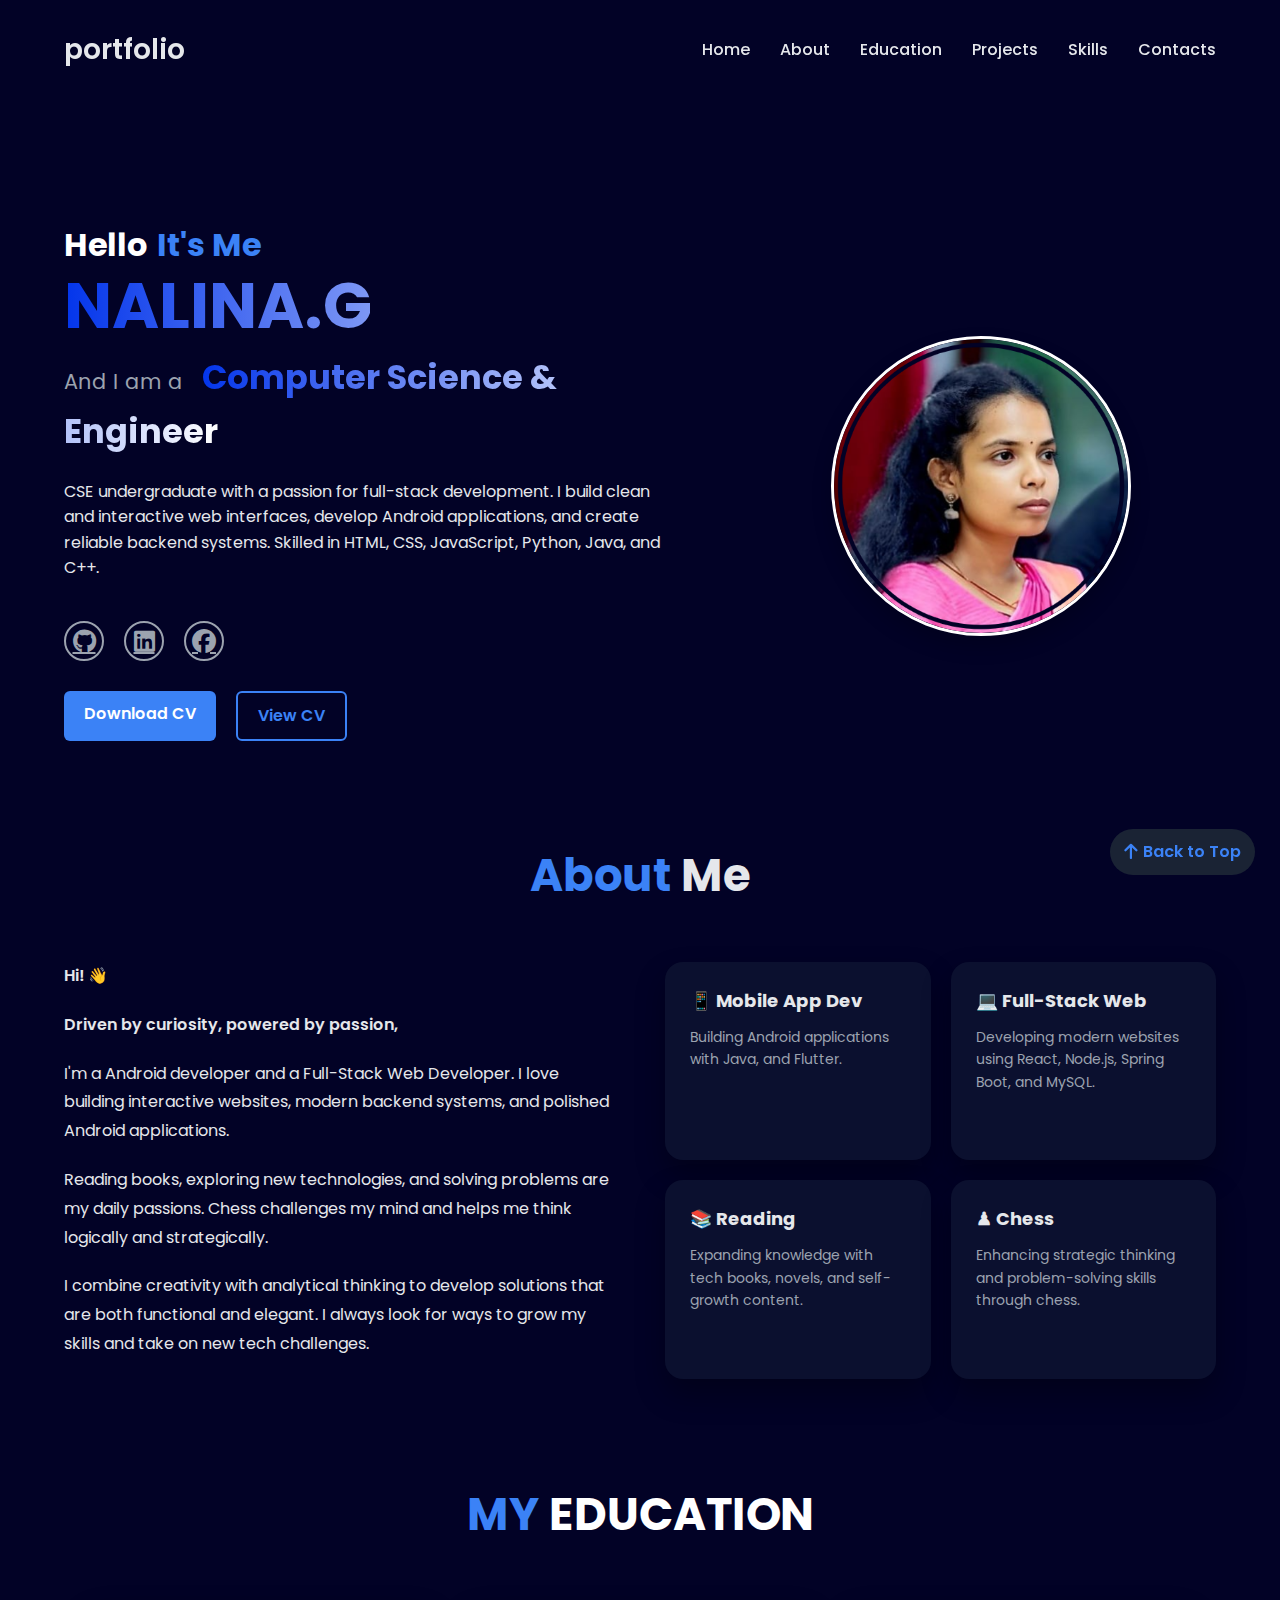
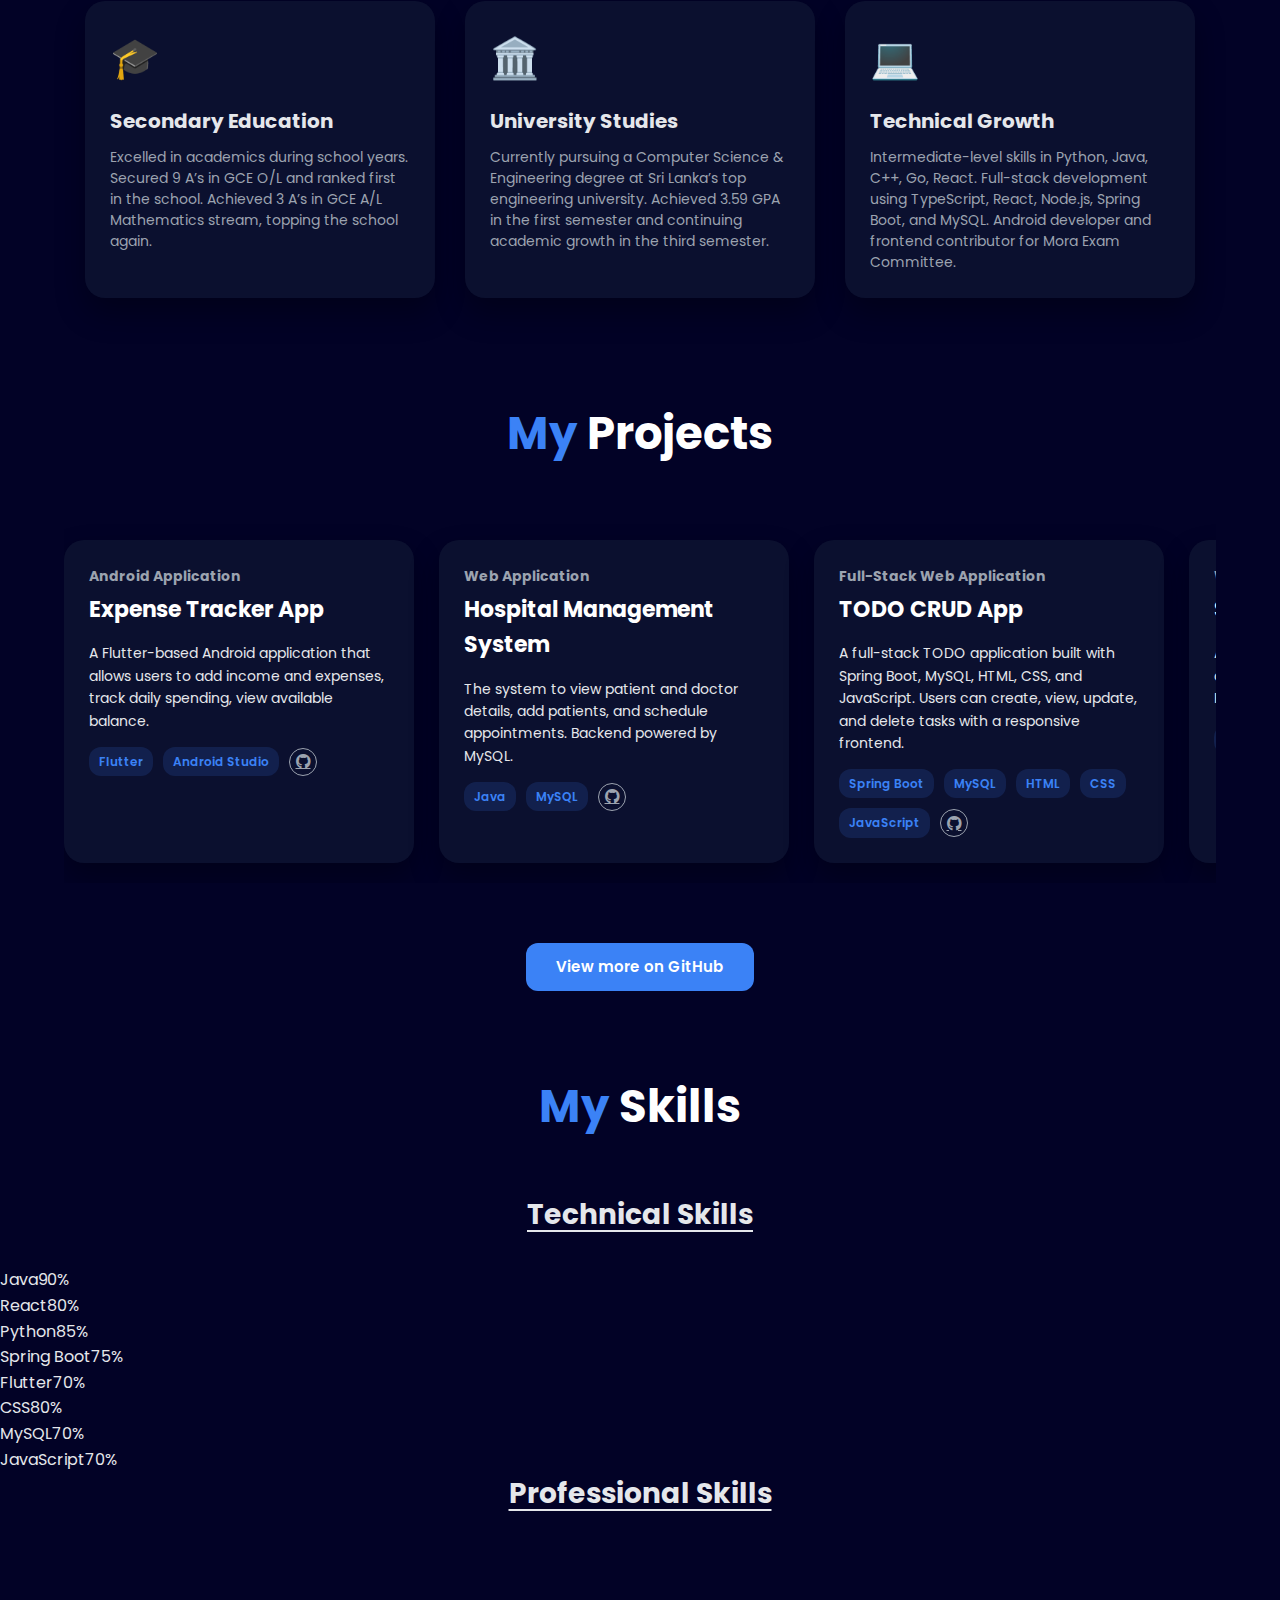
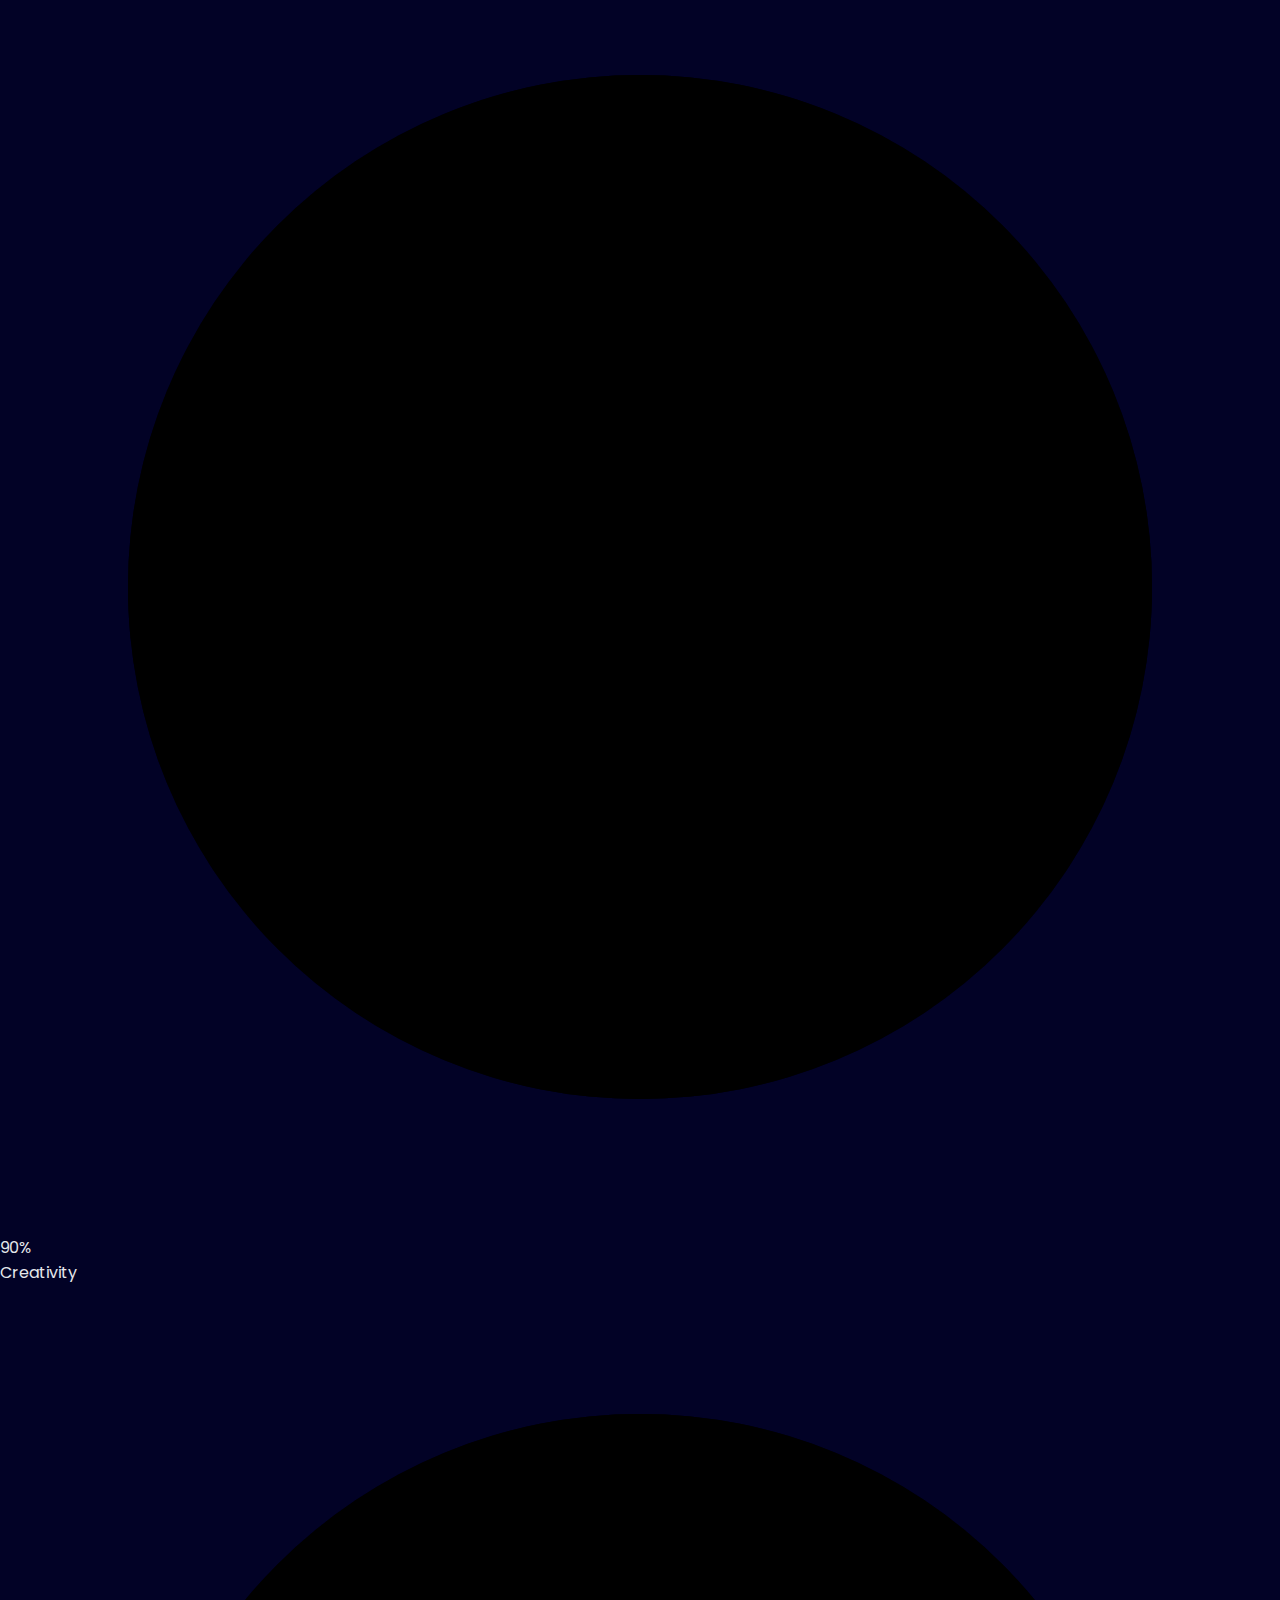
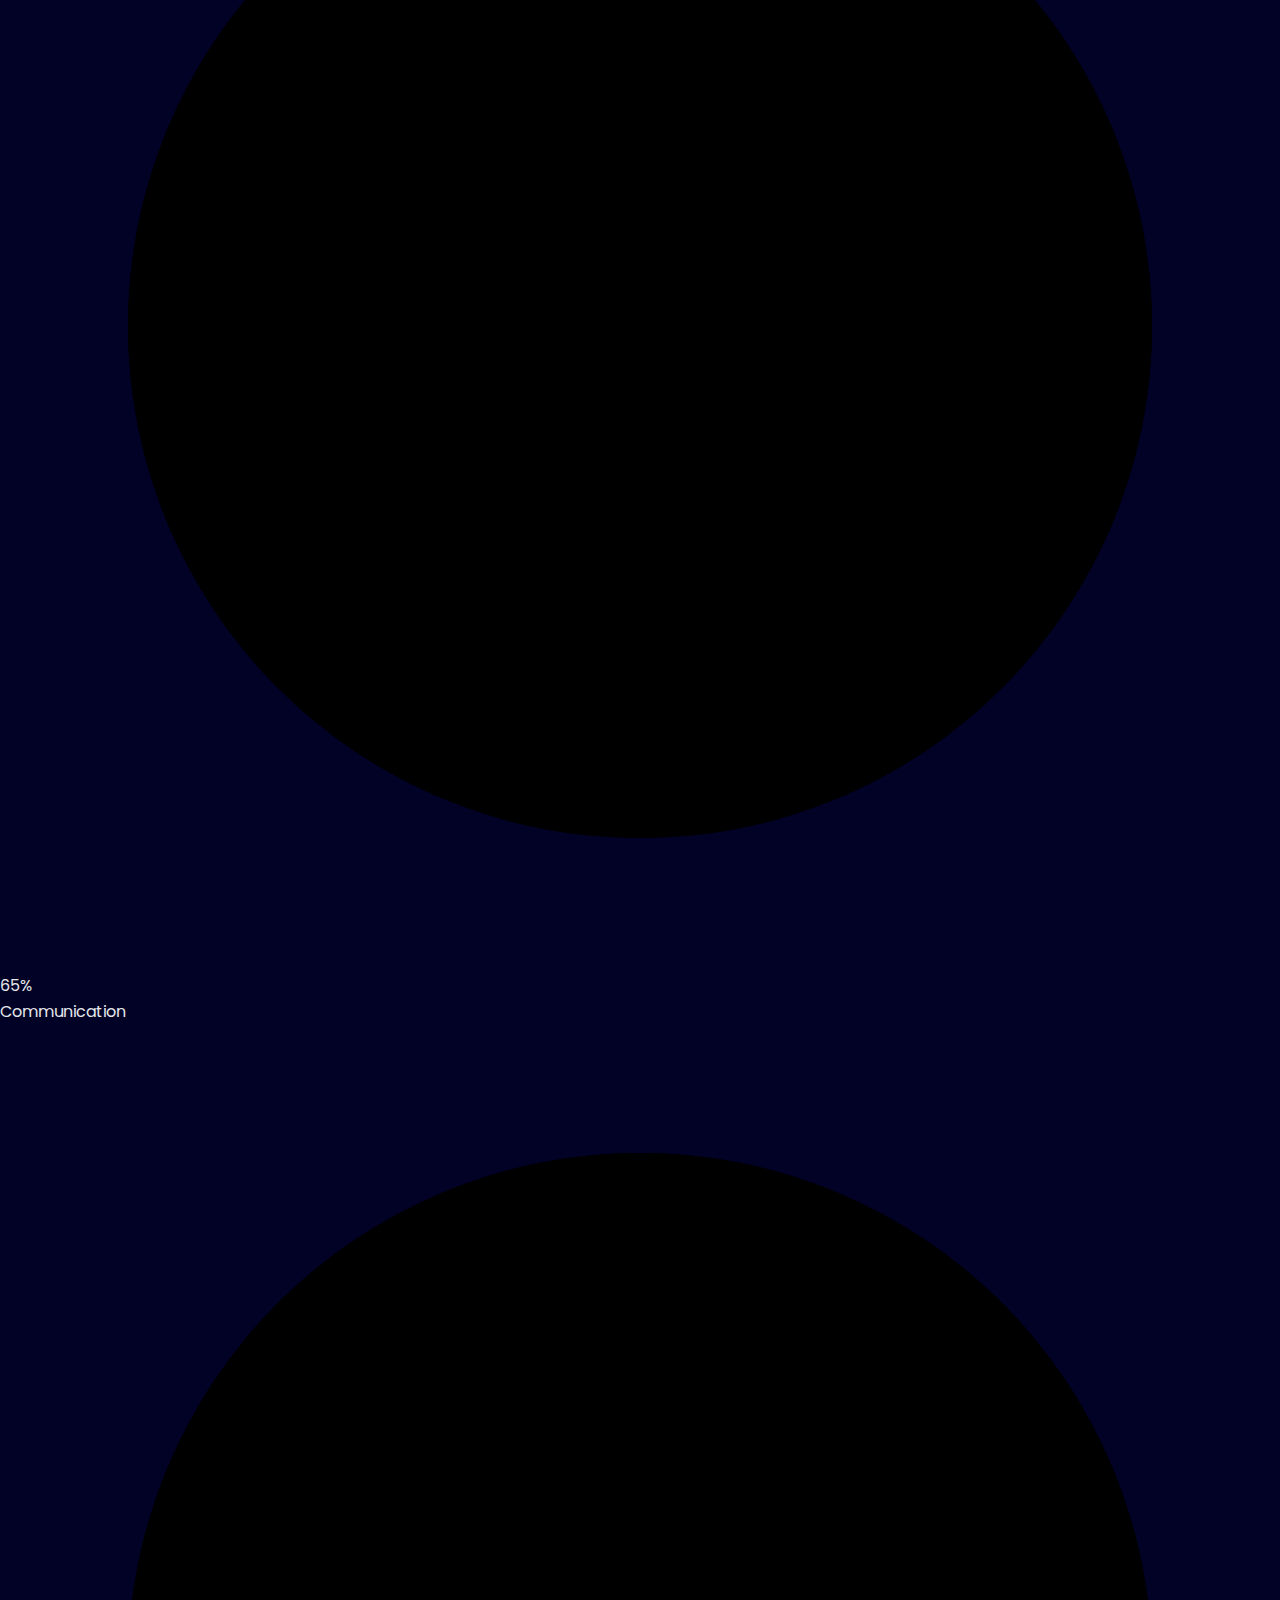
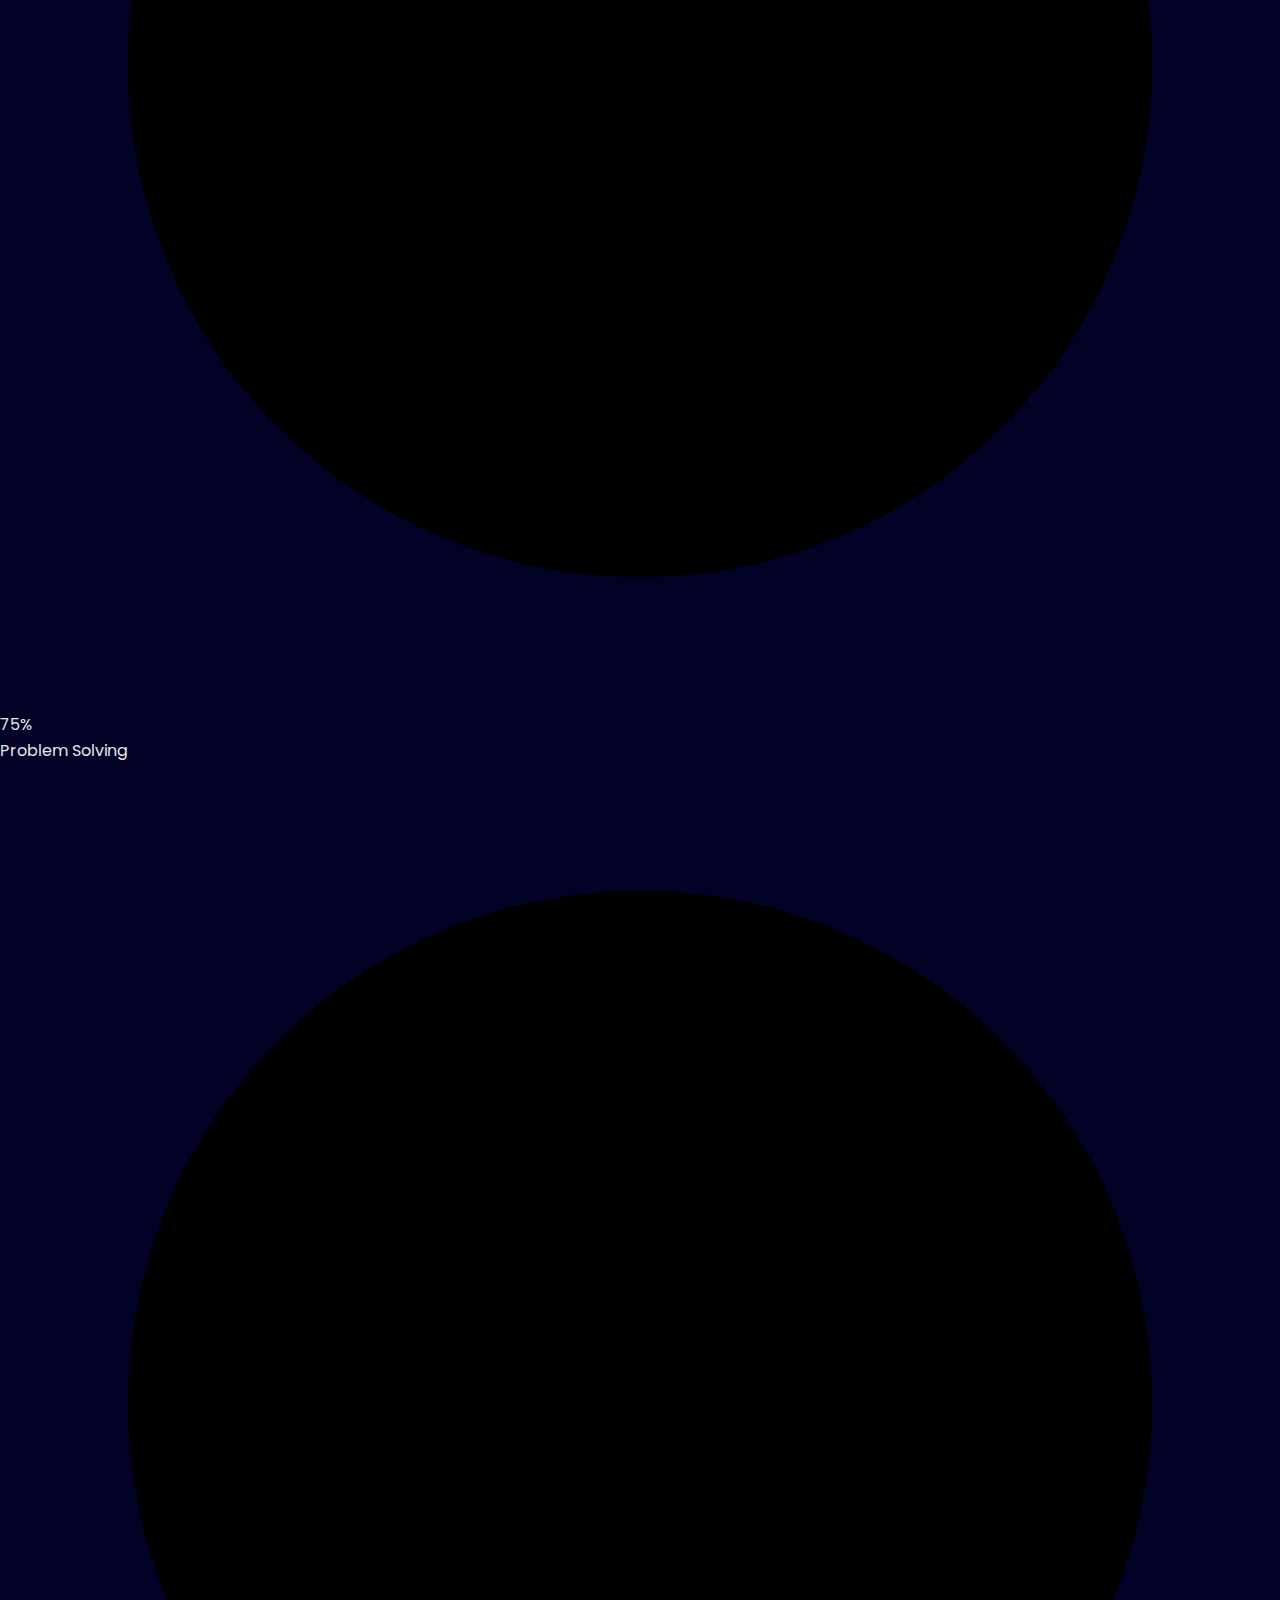
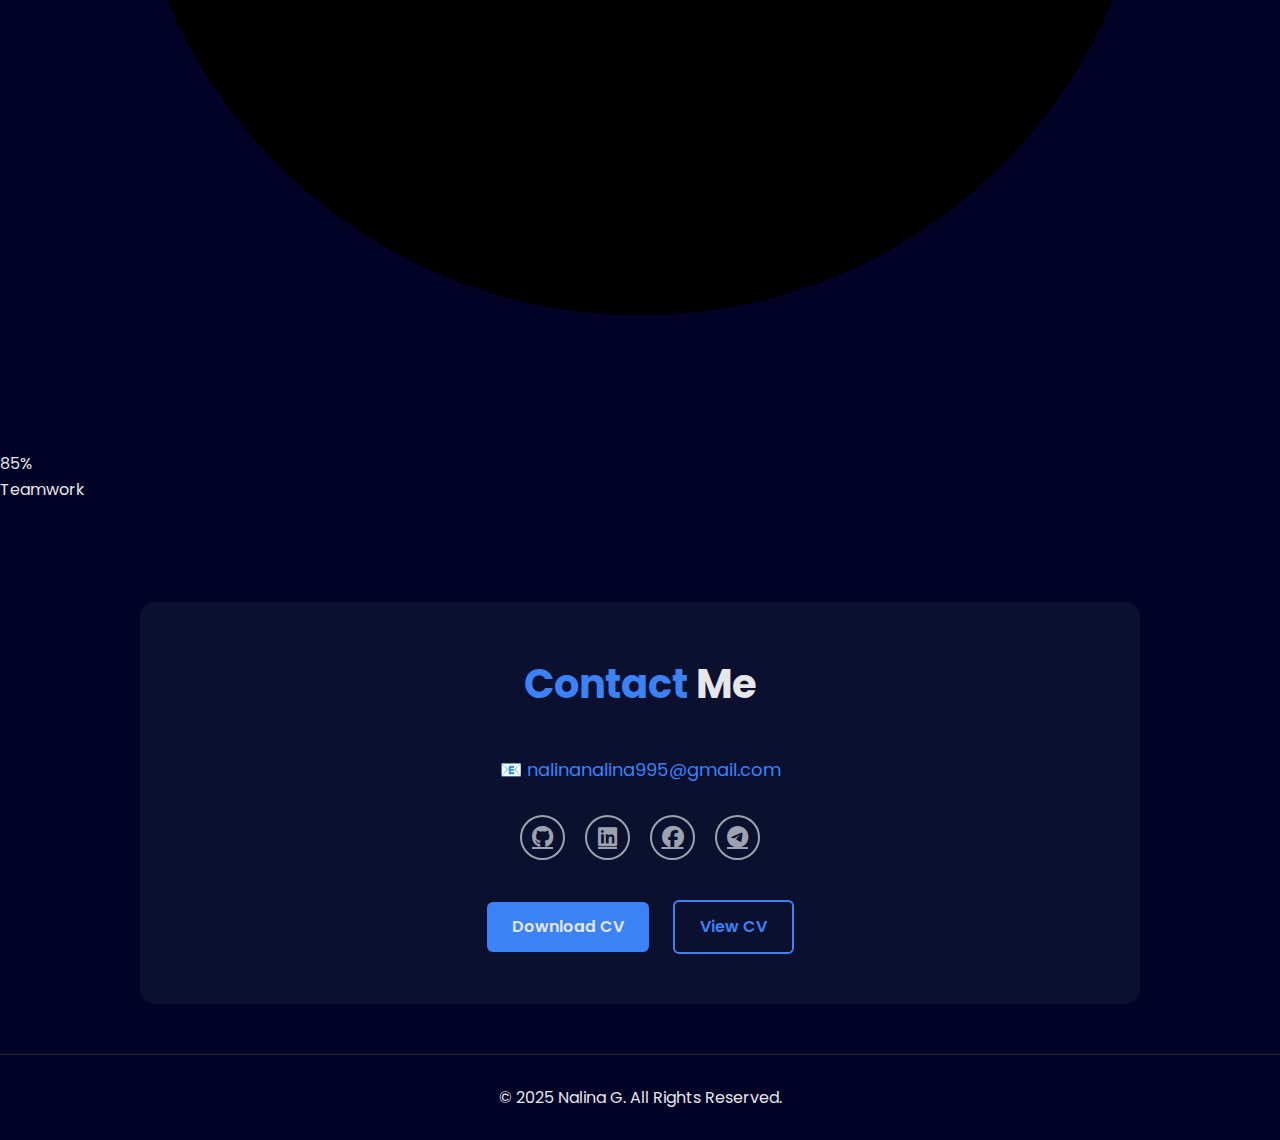
<file: index.html>
<!DOCTYPE html>
<html lang="en">

<head>
  <meta charset="UTF-8">
  <meta name="viewport" content="width=device-width, initial-scale=1.0">
  <title>G | Nalina</title>
  <link rel="stylesheet" href="style2.css">
  <link href="https://fonts.googleapis.com/css2?family=Poppins:wght@400;600&display=swap" rel="stylesheet">
  <link rel="stylesheet" href="https://cdnjs.cloudflare.com/ajax/libs/font-awesome/6.4.0/css/all.min.css" />



</head>

<nav>
  <h1>portfolio</h1>
  <ul class="navul">
    <li class="navli"><a href="#home" class="navlink">Home</a></li>
    <li class="navli"><a href="#about" class="navlink">About</a></li>

    <li class="navli"><a href="#education" class="navlink">Education</a></li>
    <li class="navli"><a href="#projects" class="navlink">Projects</a></li>
    <li class="navli"><a href="#skills" class="navlink">Skills</a></li>
    <li class="navli"><a href="#Contacts" class="navlink">Contacts</a></li>
  </ul>
</nav>

<body id="home">
  <header>
    <section class="section">

  </header>

  <div class="content">
    <div class="writting">
      <p class="hello">
        <span style="color: white; font-weight: bold;">Hello</span>
        <span style="color: #3b82f6; font-weight: bold;">It's Me</span>
      </p>
      <p class="name">NALINA.G</p>
      <p class="depa">
        <span class="static-text">And I am a</span>
        <span id="dynamic-role">Computer Science & Engineer</span>
      </p>

      <p class="bio">CSE undergraduate with a passion for full-stack development. I build clean and interactive
        web interfaces, develop Android applications, and create reliable backend systems. Skilled in HTML, CSS,
        JavaScript, Python, Java, and C++.</p>

      <div class="social-icons">
        <a href="https://github.com/nalinasai" target="_blank"><i class="fab fa-github"></i></a>
        <a href="https://www.linkedin.com/in/nalina-genkeswaran1007/" target="_blank"><i
            class="fab fa-linkedin"></i></a>
        <a href="https://web.facebook.com/people/Nalina-Genkeswaran/pfbid0otc8ju1eDsE33WyHaQQMA5CpERWQP6gSXYdroPPRRRf6Lu69ScAqJBKS1QpxEKwTl/"
          target="_blank"><i class="fab fa-facebook"></i></a>
        <!-- <a href="https://t.me/Nalina1007" target="_blank"><i class="fab fa-telegram"></i></a> -->
      </div>

      <div class="cta-buttons">
        <a href="Professional CV Resume (2).pdf" download class="btn">Download CV</a>
        <a href="Professional CV Resume (2).pdf" target="_blank" class="btn-outline">View CV</a>
      </div>


    </div>

    <div class="myimage">
      <img src="images/myimgcircle.png" alt="My Image">
    </div>

  </div>



  </section>

  <section class="section" id="about">
    <div class="about-container">

      <h1 class="section-title">
        <span>About</span> Me
      </h1>

      <div class="about-content">
        <!-- LEFT COLUMN: TEXT -->
        <div class="about-left">
          <p class="tagline">Hi! 👋</p>
          <p class="tagline">Driven by curiosity, powered by passion,</p>

          <p>
            I'm a Android developer and a Full-Stack Web Developer.
            I love building interactive websites, modern backend systems, and polished Android applications.
          </p>

          <p>
            Reading books, exploring new technologies, and solving problems are my daily passions.
            Chess challenges my mind and helps me think logically and strategically.
          </p>

          <p>
            I combine creativity with analytical thinking to develop solutions that are both functional and elegant.
            I always look for ways to grow my skills and take on new tech challenges.
          </p>
        </div>

        <!-- RIGHT COLUMN: CARDS -->
        <div class="about-right">
          <div class="card">
            <h3>📱 Mobile App Dev</h3>
            <p>Building Android applications with Java, and Flutter.</p>
          </div>

          <div class="card">
            <h3>💻 Full-Stack Web</h3>
            <p>Developing modern websites using React, Node.js, Spring Boot, and MySQL.</p>
          </div>

          <div class="card">
            <h3>📚 Reading</h3>
            <p>Expanding knowledge with tech books, novels, and self-growth content.</p>
          </div>

          <div class="card">
            <h3>♟ Chess</h3>
            <p>Enhancing strategic thinking and problem-solving skills through chess.</p>
          </div>
        </div>

      </div>

    </div>
  </section>


  <section class="section" id="education">
    <div class="education">
      <h1 class="section-title">
        <span style="color: #3b82f6; font-size: 45px;">MY</span>
        <span style="color: white; font-size: 45px;">EDUCATION</span> <!-- optional extra word, or you can remove it -->
      </h1>

      <div class="edu-cards">

        <div class="edu-card">
          <div class="edu-icon">🎓</div>
          <h2>Secondary Education</h2>
          <p>Excelled in academics during school years. Secured 9 A’s in GCE O/L and ranked first in the school.
            Achieved 3 A’s in GCE A/L Mathematics stream, topping the school again.</p>
        </div>

        <div class="edu-card">
          <div class="edu-icon">🏛️</div>
          <h2>University Studies</h2>
          <p>Currently pursuing a Computer Science & Engineering degree at Sri Lanka’s top engineering university.
            Achieved 3.59 GPA in the first semester and continuing academic growth in the third semester.</p>
        </div>

        <div class="edu-card">
          <div class="edu-icon">💻</div>
          <h2>Technical Growth</h2>
          <p>Intermediate-level skills in Python, Java, C++, Go, React. Full-stack development using TypeScript, React,
            Node.js, Spring Boot, and MySQL. Android developer and frontend contributor for Mora Exam Committee.</p>
        </div>

      </div>
    </div>
  </section>

<section class="section" id="projects">
  <h1 class="section-title">
    <span style="color:#3b82f6;">My</span>
    <span style="color:white;">Projects</span>
  </h1>

  <!-- Horizontal cards -->
  <div class="projects-wrapper">

    <div class="project-card">
      <h3>Android Application</h3>
      <h2>Expense Tracker App</h2>

      <p class="project-desc">
        A Flutter-based Android application that allows users to add income and expenses,
    track daily spending, view available balance. 
      </p>

      <div class="tech-stack">
        <span>Flutter</span>
        <span>Android Studio</span>

        <a class="github-inline"
           href="https://github.com/nalinasai/expense_tracker"
           target="_blank">
          <i class="fab fa-github"></i>
        </a>
      </div>
    </div>

    <div class="project-card">
      <h3>Web Application</h3>
      <h2>Hospital Management System</h2>

      <p class="project-desc">
      The system to view patient and doctor details, add patients, and schedule appointments. Backend powered by MySQL.
      </p>

      <div class="tech-stack">
        <span>Java</span>
        <span>MySQL</span>

        <a class="github-inline"
           href="https://github.com/nalinasai/hospital_management"
           target="_blank">
          <i class="fab fa-github"></i>
        </a>
      </div>
    </div>

    <div class="project-card">
  <h3>Full-Stack Web Application</h3>
  <h2>TODO CRUD App</h2>

  <p class="project-desc">
    A full-stack TODO application built with Spring Boot, MySQL, HTML, CSS, and JavaScript. 
    Users can create, view, update, and delete tasks with a responsive frontend.
  </p>

  <div class="tech-stack">
    <span>Spring Boot</span>
    <span>MySQL</span>
    <span>HTML</span>
    <span>CSS</span>
    <span>JavaScript</span>

    <a class="github-inline"
       href="https://github.com/nalinasai/TODO_CRUD"
       target="_blank">
      <i class="fab fa-github"></i>
    </a>
  </div>
</div>

    <div class="project-card">
      <h3>Web Application</h3>
      <h2>Stopwatch</h2>

      <p class="project-desc">
       A simple and interactive stopwatch web app built with HTML, CSS, and JavaScript.
    Features include start, stop and reset.
      </p>

      <div class="tech-stack">
        <span>HTML</span>
        <span>CSS</span>
        <span>JavaScript</span>

        <a class="github-inline"
           href="https://github.com/nalinasai/stop-watch"
           target="_blank">
          <i class="fab fa-github"></i>
        </a>
      </div>
    </div>

    


    

    <!-- Add more cards here -->

  </div>

  <!-- ONE CENTER BUTTON -->
  <div class="projects-footer">
    <a href="https://github.com/nalinasai" target="_blank" class="view-more-btn">
      View more on GitHub
    </a>
  </div>
</section>



  <section class="section" id="skills">
    <h1 class="section-title">
      <span style="color: #3b82f6;">My</span>
      <span style="color: white;">Skills</span>
    </h1>

    <div class="my-skills">
      <!-- Technical Skills -->
      <div class="container-skills">
        <h2 class="heading">Technical Skills</h2>
        <div class="technical-grid">
          <div class="bar">
            <div class="info"><span>Java</span><span class="percentage-text">90%</span></div>
            <div class="program-line java"><span></span></div>
          </div>
          <div class="bar">
            <div class="info"><span>React</span><span class="percentage-text">80%</span></div>
            <div class="program-line react"><span></span></div>
          </div>
          <div class="bar">
            <div class="info"><span>Python</span><span class="percentage-text">85%</span></div>
            <div class="program-line python"><span></span></div>
          </div>
          <div class="bar">
            <div class="info"><span>Spring Boot</span><span class="percentage-text">75%</span></div>
            <div class="program-line springboot"><span></span></div>
          </div>
          <div class="bar">
            <div class="info"><span>Flutter</span><span class="percentage-text">70%</span></div>
            <div class="program-line flutter"><span></span></div>
          </div>
          <div class="bar">
            <div class="info"><span>CSS</span><span class="percentage-text">80%</span></div>
            <div class="program-line css"><span></span></div>
          </div>
          <div class="bar">
            <div class="info"><span>MySQL</span><span class="percentage-text">70%</span></div>
            <div class="program-line mysql"><span></span></div>
          </div>
          <div class="bar">
            <div class="info"><span>JavaScript</span><span class="percentage-text">70%</span></div>
            <div class="program-line javascript"><span></span></div>
          </div>
        </div>
      </div>

      <!-- Professional Skills -->
      <div class="container-circle">
        <h2 class="heading">Professional Skills</h2>
        <div class="professional-grid">
          <div class="radial_bar">
            <svg viewBox="0 0 200 200">
              <circle class="progress_bar" cx="100" cy="100" r="80"></circle>
              <circle class="path path-1" cx="100" cy="100" r="80"></circle>
            </svg>
            <div class="percentage">90%</div>
            <div class="text">Creativity</div>
          </div>
          <div class="radial_bar">
            <svg viewBox="0 0 200 200">
              <circle class="progress_bar" cx="100" cy="100" r="80"></circle>
              <circle class="path path-2" cx="100" cy="100" r="80"></circle>
            </svg>
            <div class="percentage">65%</div>
            <div class="text">Communication</div>
          </div>
          <div class="radial_bar">
            <svg viewBox="0 0 200 200">
              <circle class="progress_bar" cx="100" cy="100" r="80"></circle>
              <circle class="path path-3" cx="100" cy="100" r="80"></circle>
            </svg>
            <div class="percentage">75%</div>
            <div class="text">Problem Solving</div>
          </div>
          <div class="radial_bar">
            <svg viewBox="0 0 200 200">
              <circle class="progress_bar" cx="100" cy="100" r="80"></circle>
              <circle class="path path-4" cx="100" cy="100" r="80"></circle>
            </svg>
            <div class="percentage">85%</div>
            <div class="text">Teamwork</div>
          </div>
        </div>
      </div>
    </div>
  </section>


  <!-- <section class="section" id="Contacts">
    <div class="contact">

      
      <div class="details">
        <h2 class="contacth2">
          <span style="color: #3b82f6;">Contact</span>
          <span style="color: white;">Me</span>
        </h2>

        <p>📧 nalinanalina995@gmail.com</p>
        <p>📞 0762791032</p>

        <div class="social-icons">
          <a href="https://github.com/nalinasai" target="_blank"><i class="fab fa-github"></i></a>
          <a href="https://www.linkedin.com/in/nalina-genkeswaran1007/" target="_blank"><i
              class="fab fa-linkedin"></i></a>
          <a href="https://web.facebook.com/people/Nalina-Genkeswaran/pfbid0otc8ju1eDsE33WyHaQQMA5CpERWQP6gSXYdroPPRRRf6Lu69ScAqJBKS1QpxEKwTl/"
            target="_blank"><i class="fab fa-facebook"></i></a>
        </div>
      </div>

      
      <div class="form-container">
        <form class="form" id="contactForm">
          <input type="text" placeholder="Your name" name="name" required>
          <input type="email" placeholder="Your email" name="email" required>
          <textarea placeholder="Your message" name="message" rows="5" required></textarea>
          <div class="form-footer">
            <button class="submitbtn" type="submit">Submit</button>
            <a href="#home" class="arrowlink"><i class="fas fa-arrow-up"></i> Back to Top</a>
          </div>
        </form>
      </div>

    </div>
  </section> -->

  <section class="contact" id="Contacts">
  <div class="contact-container">
    <h2 class="section-title"><span>Contact</span> Me</h2>

    <div class="contact-details">
      <p>📧 <a href="mailto:nalinanalina995@gmail.com">nalinanalina995@gmail.com</a></p>
      <!-- <p>📞 <a href="tel:+94762791032">+94 76 279 1032</a></p> -->
    </div>

    <div class="social-icons">
      <a href="https://github.com/nalinasai" target="_blank"><i class="fab fa-github"></i></a>
      <a href="https://www.linkedin.com/in/nalina-genkeswaran1007/" target="_blank"><i class="fab fa-linkedin"></i></a>
      <a href="https://web.facebook.com/people/Nalina-Genkeswaran/" target="_blank"><i class="fab fa-facebook"></i></a>
      <a href="https://t.me/Nalina1007" target="_blank"><i class="fab fa-telegram"></i></a>
    </div>

    <div class="contact-buttons">
      <a href="Professional CV Resume (2).pdf" download class="btn">Download CV</a>
      <a href="Professional CV Resume (2).pdf" target="_blank" class="btn-outline">View CV</a>
    </div>
  </div>
</section>

  <!-- Back to Top Button -->
<a href="#home" class="arrowlink"><i class="fas fa-arrow-up"></i> Back to Top</a>


  <footer class="footer">
    <div class="footer-container">
      <p class="footer-name">
        © 2025 <span>Nalina G</span>. All Rights Reserved.
      </p>
    </div>
  </footer>





</body>

<script>

// Smooth Scroll + Active Nav

const sections = document.querySelectorAll("section");
const navLinks = document.querySelectorAll(".navlink");

// Smooth scroll on click
navLinks.forEach(link => {
  link.addEventListener("click", function(e) {
    e.preventDefault(); // Prevent instant jump
    const targetId = this.getAttribute("href").substring(1);
    const targetSection = document.getElementById(targetId);

    // Smooth scroll to the section
    targetSection.scrollIntoView({ behavior: "smooth", block: "start" });
  });
});

// Highlight active link on scroll
window.addEventListener("scroll", () => {
  let current = "";

  sections.forEach(section => {
    const sectionTop = section.offsetTop - 100;
    const sectionHeight = section.clientHeight;
    if (pageYOffset >= sectionTop && pageYOffset < sectionTop + sectionHeight) {
      current = section.getAttribute("id");
    }
  });

  navLinks.forEach(link => {
    link.classList.remove("active");
    if (link.getAttribute("href") === `#${current}`) {
      link.classList.add("active");
    }
  });
});


// Rotating Roles

const roles = ["Computer Science & Engineer", "Full-Stack Developer", "Android Developer", "Backend Enthusiast"];
let index = 0;
const roleElement = document.getElementById("dynamic-role");

function changeRole() {
  roleElement.textContent = roles[index];
  index = (index + 1) % roles.length;
}

// Change role every 2 seconds
setInterval(changeRole, 2000);

</script>

<script>
  document.getElementById("contactForm").addEventListener("submit", async function(event) {
    event.preventDefault(); // Prevent the default form submission

    const data={
      name: this.name.value,
      email: this.email.value,
      message: this.message.value
    };

    try{
      const responce = await fetch("http://localhost:1123/api/contact", {
        method: "POST",
        headers: {
          "Content-Type": "application/json"
        },
        body: JSON.stringify(data)
      })

      if(responce.ok){
        alert("Message sent successfully!");
        this.reset();
      }
      else{
        alert("Failed to send message");
      }

    }
    catch(error){
      alert("Failed to send message. Please try again later.");
      console.error("Error sending message:", error);
    }


    alert("Thank you for contacting me! I will get back to you soon.");
    this.reset(); // Reset the form fields
  });
</script>



</html>
</file>
<file: style2.css>
/* =======================
   ROOT VARIABLES
======================= */
:root {
  --bg: #020226;
  --card: #0b102f;
  --primary: #3b82f6;
  --text: #e5e7eb;
  --muted: #9ca3af;
  scroll-behavior: smooth;


}

/* =======================
   GLOBAL RESET
======================= */
* {
  margin: 0;
  padding: 0;
  box-sizing: border-box;
  font-family: 'Poppins', sans-serif;
}

body {
  background: var(--bg);
  color: var(--text);
  line-height: 1.6;
  padding-top: 80px;
  overflow-x: hidden;
}

html{
  scroll-behavior: smooth;
}

.section {
  scroll-margin-top: 100px;
}



/* =======================
   NAVBAR
======================= */
nav {
  position: fixed;
  top: 0;
  left: 0;
  width: 100%;
  height: 100px;
  z-index: 1000;

  background: rgba(2, 2, 38, 0.95);
  backdrop-filter: blur(8px);

  display: flex;
  justify-content: space-between;
  align-items: center;
  padding: 0 5%;
  

}

nav h1 {
  font-size: 28px;
  font-weight: 600;
}

.navul {
  list-style: none;
  display: flex;
  gap: 30px;
}

.navlink {
  color: var(--text);
  text-decoration: none;
  font-weight: 500;
  position: relative;
}

.navlink:hover,
.navlink.active {
  color: var(--primary);
}

/* Hamburger icon */
.menu-toggle {
  display: none; 
}

@media (max-width: 768px) {
  .menu-toggle {
    display: flex;
  }
}


@media (max-width: 768px) {   

  .menu-toggle {
    width: 30px;
    height: 25px;
    display: flex;
    flex-direction: column;
    justify-content: space-between;
    cursor: pointer;
    z-index: 1001; 
  }

  .menu-toggle span {
    display: block;
    height: 3px;
    width: 100%;
    background-color: white;
    border-radius: 3px;
    transition: all 0.3s ease;
  }

  .menu-toggle.open span:nth-child(1) {
    transform: rotate(45deg) translate(5px, 5px);
  }

  .menu-toggle.open span:nth-child(2) {
    opacity: 0;
  }

  .menu-toggle.open span:nth-child(3) {
    transform: rotate(-45deg) translate(5px, -5px);
  }
}


/* MOBILE STYLES */
@media (max-width: 768px) {
  nav {
    height: 80px;
    padding: 0 20px;
  }

  .navul {
    position: fixed;
    top: 80px;
    right: -100%;
    width: 100%;
    height: calc(100vh - 80px);
    background: rgba(2, 2, 38, 0.98);
    flex-direction: column;
    align-items: center;
    justify-content: center;
    gap: 25px;
    transition: right 0.4s ease;
  }

  .navul.active {
    right: 0;
  }

  .menu-toggle {
    display: flex;
  }
}


/* =======================
   HERO SECTION
======================= */
.content {
  width: 90%;
  max-width: 1400px;       /* max width for large screens */
  margin: auto;
  min-height: 80vh;
  display: flex;
  align-items: center;
  gap: 50px;
  flex-wrap: wrap;         /* allow wrapping on smaller screens */
  margin-top: 40px;
}

.writting {
  flex: 1 1 500px;          /* grow and shrink dynamically */
  min-width: 300px;
}

.hello {
  font-size: 2rem;
}

.name {
  font-size: 4rem;
  font-weight: 700;
  background: linear-gradient(90deg, #0335eb, #ffffff);
  -webkit-background-clip: text;
  -webkit-text-fill-color: transparent;
  line-height: 1.1;
  margin-bottom: 10px;
}

.no-wrap {
  display: flex;
  align-items: center;     
  gap: 20px;               
  white-space: nowrap;     
  flex-wrap: nowrap;       /* prevent wrapping */
}

.static-text {
  font-size: 1.3rem;
  color: var(--muted);
  flex-shrink: 0;          
}

#dynamic-role {
  font-weight: 700;
  font-size: 2.1rem;         
  background: linear-gradient(90deg, #0335eb, #ffffff);
  -webkit-background-clip: text;
  -webkit-text-fill-color: transparent;
  flex-shrink: 0;          
  transition: all 0.3s ease;
  margin-left: 15px;
}

.bio {
  max-width: 600px;
  color: var(--text);
  margin-top: 20px;
  line-height: 1.6;
}

.cta-buttons {
  margin-top: 30px;
  display: flex;
  gap: 20px;
  flex-wrap: wrap;          /* prevent overflow on small screens */
}

.cta-buttons .btn,
.cta-buttons .btn-outline {
  padding: 10px 20px;
  border-radius: 6px;
  font-weight: 600;
  text-decoration: none;
  transition: all 0.3s ease;
}

.cta-buttons .btn {
  background-color: #3b82f6;
  color: white;
}

.cta-buttons .btn:hover {
  background-color: #2563eb;
}

.cta-buttons .btn-outline {
  border: 2px solid #3b82f6;
  color: #3b82f6;
}

.cta-buttons .btn-outline:hover {
  background-color: #3b82f6;
  color: white;
}

.social-icons {
  display: flex;
  gap: 20px;
  margin-top: 40px;
}

.social-icons a {
  display: flex;
  align-items: center;
  justify-content: center;
  width: 40px;
  height: 40px;
  font-size: 24px;
  color: #9ca3af;
  border: 2px solid #9ca3af;
  border-radius: 50%;
  transition: all 0.3s ease;
}

.social-icons a:hover {
  color: #3b82f6;
  border-color: #3b82f6;
  transform: scale(1.1);
}

/* Image Section */
/* .myimage {
  flex: 1 1 300px;
  text-align: center;
}

.myimage img {
  width: 280px;
  height: 280px;
  border-radius: 50%;
  object-fit: cover;
  margin-top: 20px;
} */

.myimage {
  flex: 1 1 300px;
  text-align: center;
  margin: 20px;
}

.myimage img {
  width: 300px;          
  height: 300px;
  border-radius: 50%;
  object-fit: cover;

  margin-top: 20px;
  box-shadow: 0 10px 20px rgba(0, 0, 0, 0.2);
  border: 3px solid #ffffff;
  transform: none;
  backface-visibility: visible;
  image-rendering: auto;
  transition: box-shadow 0.25s ease;
}


/* Hover effect */
.myimage img:hover {
  transform: scale(1.02);
  box-shadow: 0 15px 25px rgba(0, 0, 0, 0.3);
}


/* =======================
   RESPONSIVE
======================= */
@media (max-width: 1024px) {
  .name {
    font-size: 3.5rem;
  }
  #dynamic-role {
    font-size: 2.5rem;
  }
}

@media (max-width: 768px) {
  .content {
    flex-direction: column;
    align-items: center;
    text-align: center;
    gap: 30px;
  }

  .no-wrap {
    justify-content: center;
  }

  .name {
    font-size: 3rem;
  }

  #dynamic-role {
    font-size: 2rem;
  }

  .cta-buttons {
    justify-content: center;
  }
}

@media (max-width: 500px) {
  .name {
    font-size: 2.5rem;
  }

  #dynamic-role {
    font-size: 1.7rem;
  }

  .hello {
    font-size: 1.6rem;
  }

  .static-text {
    font-size: 1.1rem;
  }

  .bio {
    font-size: 14px;
    max-width: 100%;
  }

  .cta-buttons .btn,
  .cta-buttons .btn-outline {
    padding: 8px 16px;
    font-size: 14px;
  }
}

section {
  scroll-margin-top: 90px; 
}


.container-skills .heading,
.container-circle .heading {
  font-size: clamp(20px, 5vw, 28px);
}

/* ABOUT SECTION */
.about-container {
  width: 90%;
  margin: 100px auto;
  margin-top: 0;
}

.section-title {
  text-align: center;
  font-size: clamp(28px, 6vw, 45px);
  margin-bottom: 40px;
}

.section-title span {
  color: #3b82f6;
}

.about-content {
  display: flex;
  gap: 50px;
  flex-wrap: wrap;
 
}

/* LEFT COLUMN */
.about-left {
  flex: 1;
  min-width: 300px;
}

.tagline {
  font-size: 26px;
  font-weight: 600;
  margin-bottom: 25px;
  color: #3b82f6;
}

.about-left p {
  margin-bottom: 20px;
  font-size: 16px;
  line-height: 1.8;
  color: #e5e7eb;
}

/* RIGHT COLUMN: CARDS */
.about-right {
  flex: 1;
  min-width: 250px;
  display: grid;
  grid-template-columns: repeat(2, 1fr); /* 2 columns */
  grid-template-rows: auto; /* auto rows */
  gap: 20px; /* space between cards */
}

.card {
  background: #0b102f;
  padding: 25px;
  border-radius: 18px;
  box-shadow: 0 15px 30px rgba(0,0,0,0.3);
  transition: transform 0.3s ease, box-shadow 0.3s ease;
}

.card h3 {
  margin-bottom: 10px;
  font-size: 18px;
}

.card p {
  font-size: 14px;
  color: #9ca3af;
}

.card:hover {
  transform: translateY(-8px);
  box-shadow: 0 20px 40px rgba(59,130,246,0.3);
}

/* RESPONSIVE */
@media (max-width: 900px) {
  .about-content {
    flex-direction: column;
  }
  .about-right {
    grid-template-columns: 1fr 1fr; /* 2 columns for smaller screens */
    gap: 15px;
  }
}

@media (max-width: 500px) {
  .about-right {
    grid-template-columns: 1fr; /* single column for very small screens */
  }
}



/* =======================
   EDUCATION
======================= */
.education {
  width: 90%;
  margin: 100px auto;
}

.section-title {
  text-align: center;
  font-size: 45px;
  margin-bottom: 50px;
  font-weight: 700;
}


.edu-cards {
  display: flex;
  flex-wrap: wrap;
  gap: 30px;
  justify-content: center;
}

.edu-card {
  background: var(--card);
  flex: 1 1 300px; /* responsive width */
  max-width: 350px;
  padding: 25px;
  border-radius: 20px;
  box-shadow: 0 15px 30px rgba(0,0,0,0.3);
  transition: transform 0.3s ease, box-shadow 0.3s ease;
  display: flex;
  flex-direction: column;
  align-items: flex-start;
}

.edu-card:hover {
  transform: translateY(-8px);
  box-shadow: 0 20px 40px rgba(59,130,246,0.3);
}

.edu-icon {
  font-size: 40px;
  margin-bottom: 15px;
}

.edu-card h2 {
  font-size: 20px;
  margin-bottom: 10px;
}

.edu-card p {
  font-size: 14px;
  color: var(--muted);
  line-height: 1.5;
}

/* RESPONSIVE */
@media (max-width: 900px) {
  .edu-cards {
    flex-direction: column;
    align-items: center;
  }
}


/* =======================
   PROJECTS SECTION
======================= */

.projects-wrapper {
  width: 90%;
  margin: auto;
  display: flex;
  gap: 25px;
  overflow-x: auto;
  padding: 20px 0;
  scroll-behavior: smooth;
  margin-top: 30px;
}

/* Scrollbar */
.projects-wrapper::-webkit-scrollbar {
  height: 6px;
}

.projects-wrapper::-webkit-scrollbar-thumb {
  background: var(--primary);
  border-radius: 10px;
}

/* Project Card */
.project-card {
  min-width: 320px;
  max-width: 350px;
  background: var(--card);
  border-radius: 20px;
  padding: 25px;
  box-shadow: 0 15px 30px rgba(0,0,0,0.3);
  transition: transform 0.3s ease, box-shadow 0.3s ease;
  flex-shrink: 0;
}

.project-card:hover {
  transform: translateY(-8px);
  box-shadow: 0 20px 40px rgba(59,130,246,0.3);
}

/* Headings */
.project-card h3 {
  font-size: 14px;
  color: var(--muted);
  margin-bottom: 5px;
}

.project-card h2 {
  font-size: 22px;
  margin-bottom: 15px;
  color: white;
}

/* Description */
.project-desc {
  font-size: 14px;
  color: var(--text);
  margin-bottom: 15px;
  line-height: 1.6;
}

/* Tech Stack */
.tech-stack {
  display: flex;
  gap: 10px;
  flex-wrap: wrap;
  align-items: center;
}

.tech-stack span {
  background: rgba(59,130,246,0.15);
  color: var(--primary);
  padding: 5px 10px;
  border-radius: 12px;
  font-size: 12px;
  font-weight: 600;
}

/* GitHub icon inside tech stack */
.github-inline {
  display: flex;
  align-items: center;
  justify-content: center;
  width: 28px;
  height: 28px;
  border-radius: 50%;
  border: 1.5px solid #9ca3af;
  color: #9ca3af;
  font-size: 15px;
  transition: all 0.3s ease;
}

.github-inline:hover {
  color: var(--primary);
  border-color: var(--primary);
  transform: scale(1.1);
}

/* Footer Button */
.projects-footer {
  margin-top: 60px;
  display: flex;
  justify-content: center;
  margin-bottom: 40px;
}

/* View More Button */
.view-more-btn {
  padding: 12px 30px;
  background: var(--primary);
  color: white;
  border-radius: 12px;
  text-decoration: none;
  font-weight: 600;
  font-size: 15px;
  transition: background 0.3s ease, transform 0.3s ease;
  margin-bottom: 40px;
  margin-top: 0px;
}

.view-more-btn:hover {
  background: #2563eb;
  transform: translateY(-3px);
}


/* Section title styling */
.section-title {
    text-align: center;
    font-size: 45px;
    margin-bottom: 50px;
}

/* Titles */
.section-title {
  text-align: center;
  font-size: 45px;
  margin-bottom: 50px;
}

.heading {
  text-align: center;
  font-size: 28px;
  margin-bottom: 30px;
  text-decoration: underline;
  text-underline-offset: 6px;
}

/* Layout */
/* .my-skills {
  width: 90%;
  margin: auto;
  display: flex;
  flex-wrap: wrap;
  gap: 50px;
  justify-content: center;
}


.container-skills {
  flex: 1 1 450px;
}

.technical-grid {
  display: grid;
  grid-template-columns: repeat(2, 1fr);
  gap: 20px;
}

.bar {
  background: var(--card);
  border-radius: 15px;
  padding: 12px;
}

.bar .info {
  display: flex;
  justify-content: space-between;
  margin-bottom: 10px;
}

.program-line {
  width: 100%;
  height: 6px;
  background: #1f2937;
  border-radius: 10px;
  overflow: hidden;
}

.program-line span {
  display: block;
  height: 100%;
  width: 0;
  background: var(--primary);
  transition: width 2s ease;
}


.container-circle {
  flex: 1 1 400px;
}

.professional-grid {
  display: grid;
  grid-template-columns: repeat(2, 1fr);
  gap: 30px;
  justify-items: center;
}

.radial_bar {
  position: relative;
  width: 150px;
  height: 150px;
}

.radial_bar svg {
  transform: rotate(-90deg);
}

.progress_bar {
  stroke: #1f2937;
  stroke-width: 10;
  fill: transparent;
}

.path {
  stroke: var(--primary);
  stroke-width: 10;
  fill: transparent;
  stroke-dasharray: 502;
  stroke-dashoffset: 502;
  transition: stroke-dashoffset 2s ease;
}

.percentage {
  position: absolute;
  top: 50%;
  left: 50%;
  transform: translate(-50%, -50%);
}

.text {
  position: absolute;
  bottom: -25px;
  width: 100%;
  text-align: center;
}

@media (max-width: 768px) {
  .technical-grid {
    grid-template-columns: 1fr;
  }
} */



/* myskills */
.skills-simple {
  max-width: 900px;
  margin: auto;
  text-align: center;
}

.skill-group {
  margin-bottom: 40px;
}

.skill-group h2 {
  color: #3b82f6;
  margin-bottom: 20px;
}

.skill-tags {
  display: flex;
  flex-wrap: wrap;
  justify-content: center;
  gap: 12px;
}

.skill-tags span {
  background: #1f2933;
  color: white;
  padding: 10px 16px;
  border-radius: 20px;
  font-size: 14px;
  transition: transform 0.3s, background 0.3s;
}

.skill-tags span:hover {
  background: #3b82f6;
  transform: translateY(-3px);
}


/* CONTACT SECTION */
/* .contact {
  width: 90%;
  max-width: 1200px;
  margin: 80px auto;   
  display: flex;
  gap: 0px;           
  flex-wrap: wrap;
}

.details {
  flex: 1 1 350px;
}

.contacth2 {
    font-size: 3rem;   
    font-weight: 700;
    margin-bottom: 15px;
}


.details p {
  margin: 10px 0;
  font-size: 1.1rem;
  color: var(--text);
}

.social-icons {
  display: flex;
  gap: 15px;
  margin-top: 20px;
}

.social-icons a {
  width: 40px;
  height: 40px;
  display: flex;
  align-items: center;
  justify-content: center;
  border-radius: 50%;
  border: 2px solid #9ca3af;
  color: #9ca3af;
  font-size: 20px;
  transition: all 0.3s ease;
}

.social-icons a:hover {
  color: #3b82f6;
  border-color: #3b82f6;
  transform: scale(1.1);
} */

/* FORM */
/* .form-container {
  flex: 1 1 400px;
}

.form {
  display: flex;
  flex-direction: column;
  gap: 15px;
}

.form input,
.form textarea {
  width: 100%;
  padding: 12px 15px;
  border-radius: 10px;
  border: 1px solid #374151;
  background: rgba(255, 255, 255, 0.05);
  color: white;
  font-size: 1rem;
  transition: all 0.3s ease;
}

.form input:focus,
.form textarea:focus {
  outline: none;
  border-color: var(--primary);
  box-shadow: 0 0 5px var(--primary);
}

.form-footer {
  display: flex;
  justify-content: space-between;
  align-items: center;
  margin-top: 10px;
  flex-wrap: wrap;
  gap: 10px;
}

.submitbtn {
  background: var(--primary);
  color: white;
  padding: 12px 25px;
  border-radius: 10px;
  border: none;
  font-weight: 600;
  cursor: pointer;
  transition: all 0.3s ease;
}

.submitbtn:hover {
  background: #2563eb;
} */


   /* CONTACT SECTION */

.contact {
  width: 90%;
  max-width: 1000px;
  margin: 100px auto;
  text-align: center;
  padding: 50px 20px;
  border-radius: 15px;
  background: var(--card);
  margin-bottom: 50px;
}

.contact-container .section-title {
  font-size: 40px;
  margin-bottom: 40px;
}

.contact-details p {
  font-size: 18px;
  margin: 10px 0;
  color: var(--text);
}

.contact-details a {
  color: var(--primary);
  text-decoration: none;
  transition: all 0.3s ease;
}

.contact-details a:hover {
  color: #60a5fa;
  text-decoration: underline;
}

.contact .social-icons {
  display: flex;
  justify-content: center;
  gap: 20px;
  margin: 30px 0;
}

.contact .social-icons a {
  width: 45px;
  height: 45px;
  display: flex;
  align-items: center;
  justify-content: center;
  border-radius: 50%;
  border: 2px solid var(--muted);
  color: var(--muted);
  font-size: 22px;
  transition: all 0.3s ease;
}

.contact .social-icons a:hover {
  color: var(--primary);
  border-color: var(--primary);
  transform: scale(1.1);
}

.contact-buttons {
  margin-top: 20px;
}

.contact-buttons .btn,
.contact-buttons .btn-outline {
  display: inline-block;
  padding: 12px 25px;
  border-radius: 6px;
  font-weight: 600;
  text-decoration: none;
  margin: 10px 10px 0 10px;
  transition: all 0.3s ease;
}

.contact-buttons .btn {
  background-color: var(--primary);
  color: var(--text);
}

.contact-buttons .btn:hover {
  background-color: #2563eb;
  color: white;
}

.contact-buttons .btn-outline {
  border: 2px solid var(--primary);
  color: var(--primary);
  background-color: transparent;
}

.contact-buttons .btn-outline:hover {
  background-color: var(--primary);
  color: white;
}

/* Responsive */
@media (max-width: 768px) {
  .contact {
    padding: 40px 15px;
  }

  .contact .social-icons a {
    width: 40px;
    height: 40px;
    font-size: 20px;
  }

  .contact-buttons .btn,
  .contact-buttons .btn-outline {
    padding: 10px 20px;
  }
}


.arrowlink {
  position: fixed;
  bottom: 25px;
  right: 25px;

  display: flex;
  align-items: center;
  gap: 6px;

  font-weight: 600;
  color: var(--primary);
  text-decoration: none;
  font-size: 1rem;

  background: rgba(31, 41, 55, 0.85);
  padding: 10px 14px;
  border-radius: 30px;

  transition: all 0.3s ease;
  z-index: 9999;
}

.arrowlink i {
  font-size: 1.1rem;
  transition: transform 0.3s ease;
}

.arrowlink:hover {
  color: #fff;
  background: var(--primary);
}

.arrowlink:hover i {
  transform: translateY(-4px);
}

@media (max-width: 768px) {
  .arrowlink {
    bottom: 15px;
    right: 15px;
    font-size: 0.9rem;
    padding: 8px 12px;
  }
}

/* RESPONSIVE */
@media (max-width: 768px) {
  .contact {
    flex-direction: column;
    gap: 40px;
  }

  .form-footer {
    justify-content: flex-start;
  }
}

/* footer */
.footer {
  background: #020226;
  border-top: 1px solid #1f2937;
  padding: 30px 20px 30px;
 
}

.footer-container {
  max-width: 1100px;
  margin: auto;
  text-align: center;
}




/* =======================
   RESPONSIVE
======================= */
@media (max-width: 768px) {

  nav {
    flex-direction: column;
    gap: 15px;
  }

  .content {
    flex-direction: column-reverse;
    text-align: center;
  }

  .about {
    flex-direction: column;
  }

  .edu {
    flex-direction: column;
  }

  .my-skills {
    flex-direction: column;
  }

  .container-skills,
  .container-circle {
    width: 100%;
  }

  .contact {
    flex-direction: column;
  }

  .details,
  .formdetils {
    width: 100%;
  }
}


/* tablets */
@media (max-width: 1024px) {
  .my-skills {
    gap: 30px;
  }

  .container-skills,
  .container-circle {
    flex: 1 1 100%;
  }
}

/* phones */
@media (max-width: 768px) {
  .my-skills {
    flex-direction: column;
    width: 95%;
  }

  .technical-grid {
    grid-template-columns: 1fr;
  }

  .professional-grid {
    grid-template-columns: 1fr 1fr;
    gap: 20px;
  }

  .bar {
    padding: 14px;
  }
}

/* small phones */
@media (max-width: 480px) {
  .professional-grid {
    grid-template-columns: 1fr;
  }

  .radial_bar {
    width: 130px;
    height: 130px;
  }

  .radial_bar svg {
    width: 130px;
    height: 130px;
  }

  .text {
    font-size: 14px;
  }

  .percentage {
    font-size: 16px;
  }
}
</file>
